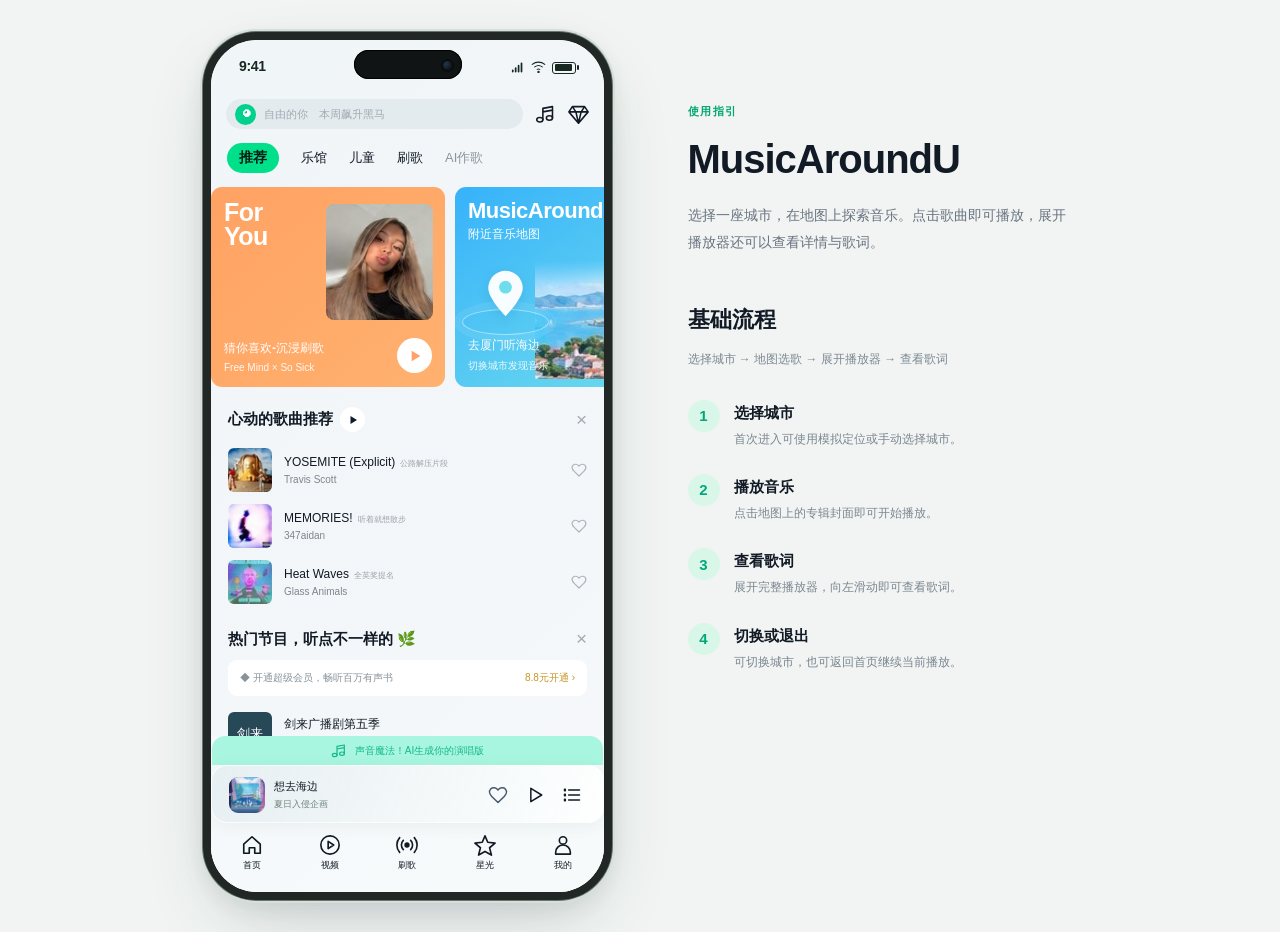
<file: index.html>
<!doctype html>
<html lang="zh-CN">
  <head>
    <meta charset="utf-8">
    <meta name="viewport" content="width=device-width, initial-scale=1">
    <meta http-equiv="refresh" content="0; url=MusicAroundU.html">
    <title>MusicAroundU</title>
    <script>
      window.location.replace('MusicAroundU.html');
    </script>
  </head>
  <body>
    <p>正在进入 <a href="MusicAroundU.html">MusicAroundU</a>…</p>
  </body>
</html>
</file>
